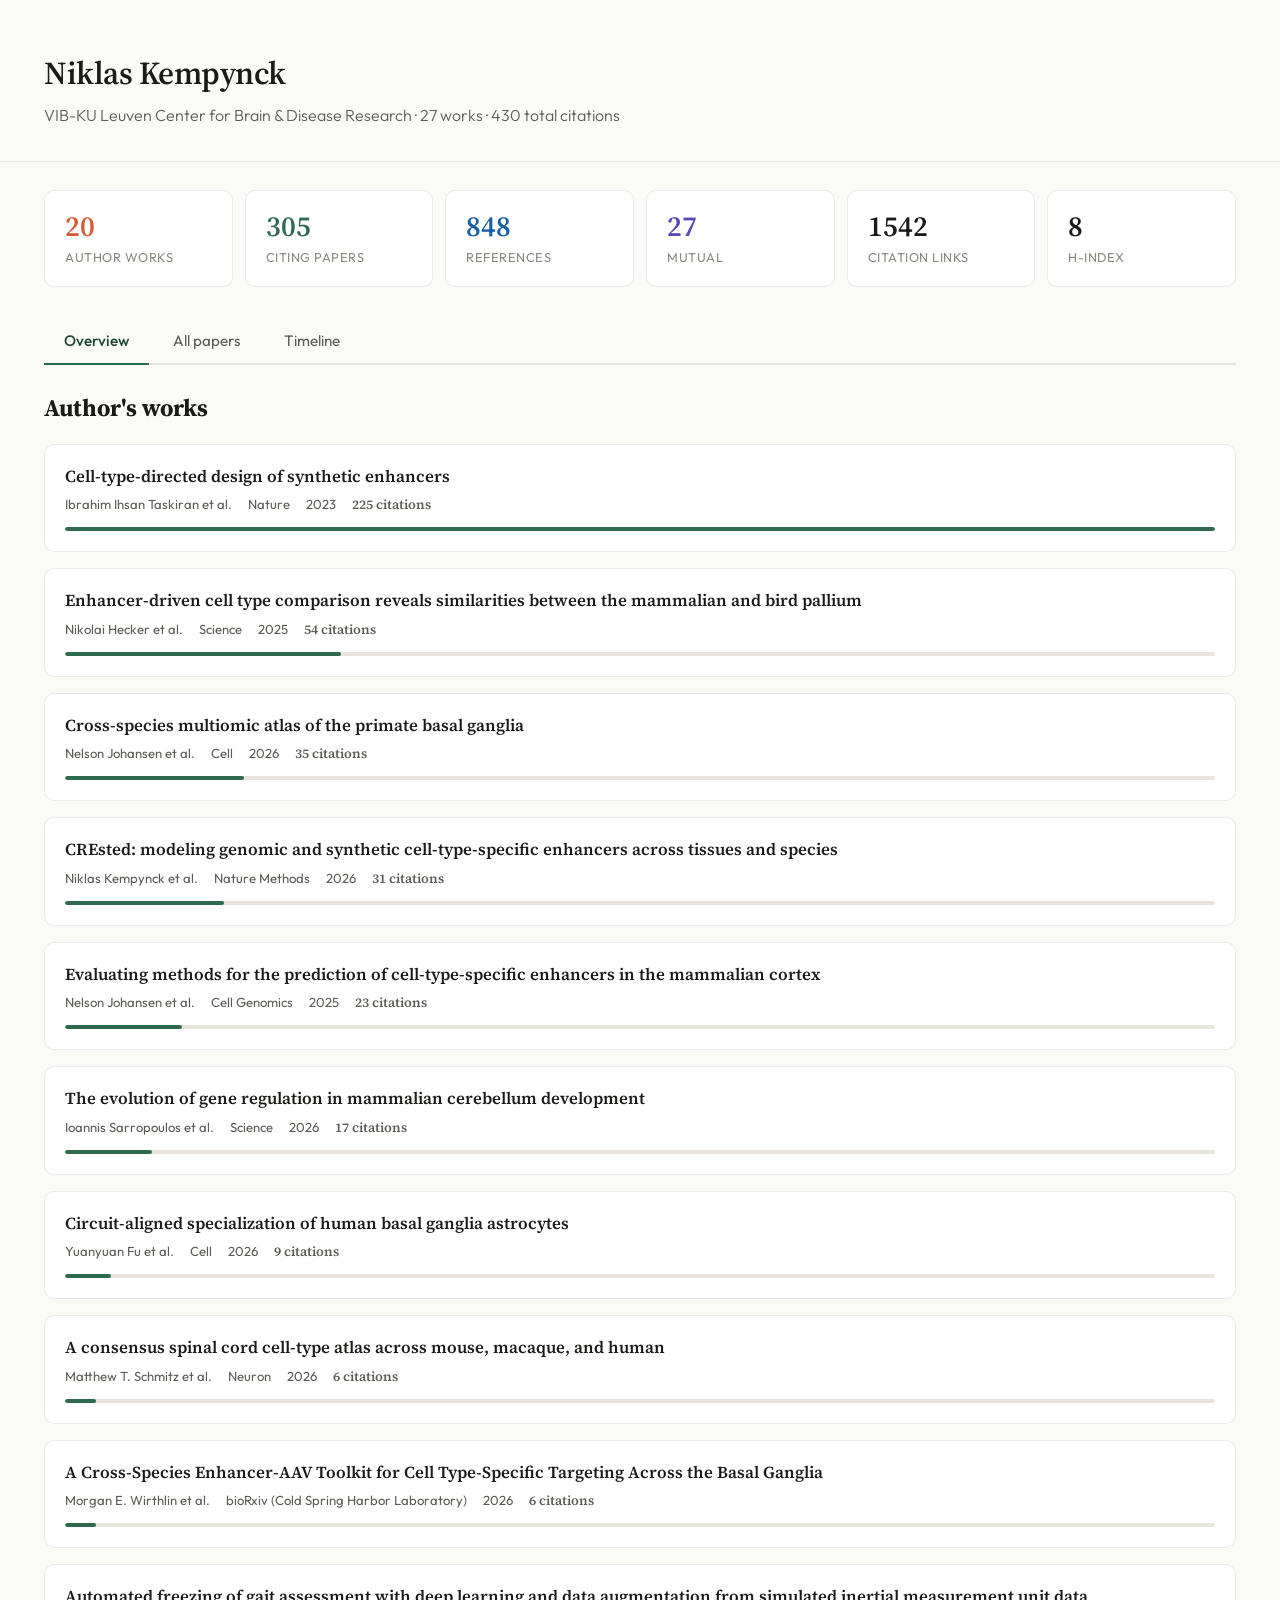
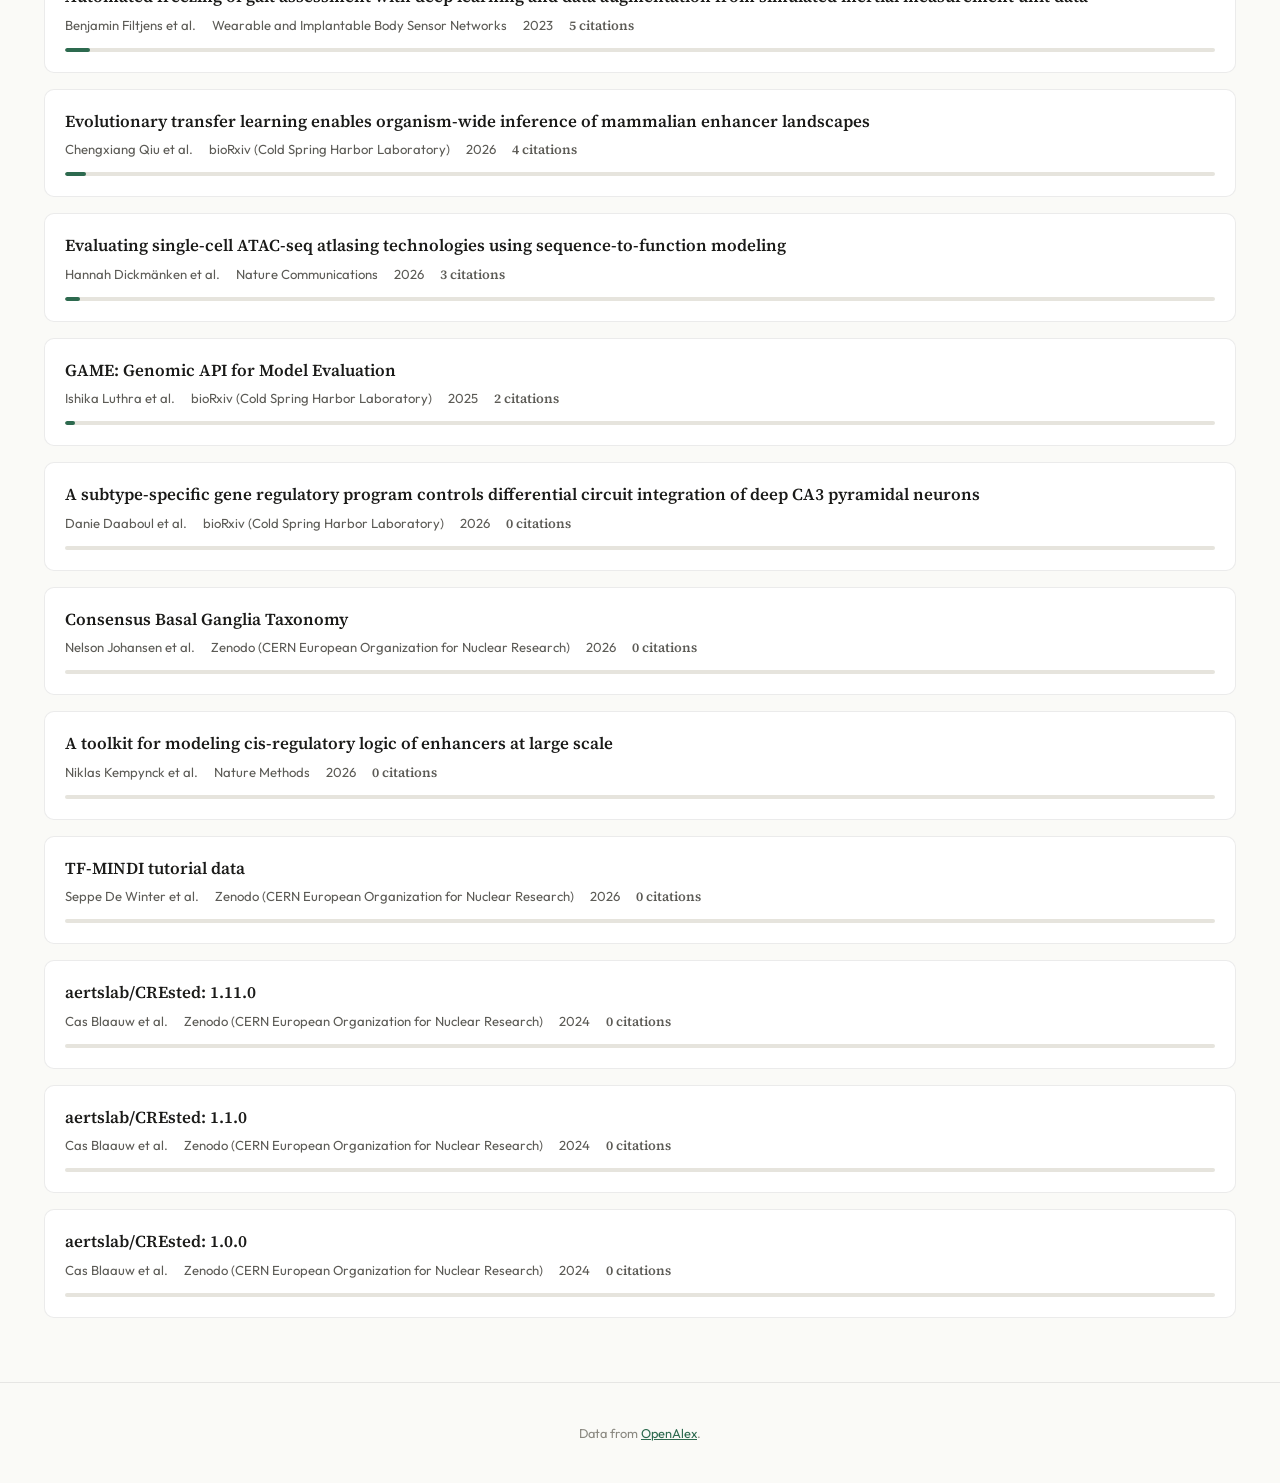
<file: portal.html>
<!DOCTYPE html>
<html lang="en">
<head>
<meta charset="UTF-8">
<meta name="viewport" content="width=device-width, initial-scale=1.0">
<title>Citation Portal</title>
<script src="graph-utils.js"></script>
<link href="https://fonts.googleapis.com/css2?family=Source+Serif+4:opsz,wght@8..60,400;8..60,600&family=Outfit:wght@300;400;500;600&display=swap" rel="stylesheet">
<style>
:root {
  --bg: #fafaf7; --bg2: #f0efea; --bg3: #e6e4dd;
  --text: #1a1a18; --text2: #5c5b56; --text3: #8a8880;
  --accent: #2d6a4f; --accent-light: #d8f3dc; --accent-dark: #1b4332;
  --coral: #d85a30; --coral-light: #faece7;
  --blue: #185fa5; --blue-light: #e6f1fb;
  --purple: #534ab7; --purple-light: #eeedfe;
  --border: rgba(0,0,0,0.08);
  --radius: 10px;
  --serif: 'Source Serif 4', Georgia, serif;
  --sans: 'Outfit', system-ui, sans-serif;
}
* { margin: 0; padding: 0; box-sizing: border-box; }
body { font-family: var(--sans); background: var(--bg); color: var(--text); line-height: 1.6; }
.loading { display: flex; justify-content: center; align-items: center; height: 100vh; font-size: 18px; color: var(--text2); }
.app { display: none; }
header { padding: 48px 0 32px; border-bottom: 1px solid var(--border); }
.wrap { max-width: 1240px; margin: 0 auto; padding: 0 24px; }
header h1 { font-family: var(--serif); font-size: 2rem; font-weight: 600; letter-spacing: -0.5px; }
header p { color: var(--text2); margin-top: 4px; font-weight: 300; }
.stats-row { display: grid; grid-template-columns: repeat(auto-fit, minmax(160px, 1fr)); gap: 12px; margin: 28px 0; }
.stat { background: white; border: 1px solid var(--border); border-radius: var(--radius); padding: 18px 20px; }
.stat-value { font-family: var(--serif); font-size: 1.8rem; font-weight: 600; line-height: 1.2; }
.stat-label { font-size: 0.8rem; color: var(--text3); text-transform: uppercase; letter-spacing: 0.5px; margin-top: 4px; }
.stat.accent .stat-value { color: var(--accent); }
.stat.coral .stat-value { color: var(--coral); }
.stat.blue .stat-value { color: var(--blue); }
.stat.purple .stat-value { color: var(--purple); }
.tabs { display: flex; gap: 4px; margin: 32px 0 0; border-bottom: 2px solid var(--bg3); }
.tab { padding: 10px 20px; cursor: pointer; font-weight: 400; color: var(--text2); border-bottom: 2px solid transparent; margin-bottom: -2px; transition: all 0.15s; font-size: 0.95rem; }
.tab:hover { color: var(--text); }
.tab.active { color: var(--accent-dark); border-bottom-color: var(--accent); font-weight: 500; }
.panel { display: none; padding: 24px 0; }
.panel.active { display: block; }
.controls { display: flex; gap: 12px; flex-wrap: wrap; align-items: center; margin-bottom: 20px; }
.controls input, .controls select { font-family: var(--sans); padding: 8px 12px; border: 1px solid var(--bg3); border-radius: 6px; font-size: 0.9rem; background: white; }
.controls input { flex: 1; min-width: 200px; }
.controls select { min-width: 140px; }
.btn { font-family: var(--sans); padding: 8px 16px; border: 1px solid var(--bg3); border-radius: 6px; cursor: pointer; font-size: 0.85rem; background: white; color: var(--text); transition: all 0.15s; }
.btn:hover { background: var(--bg2); }
.btn.primary { background: var(--accent); color: white; border-color: var(--accent); }
.btn.primary:hover { background: var(--accent-dark); }
.table-scroll { overflow-x: auto; }
table { width: 100%; border-collapse: collapse; font-size: 0.88rem; min-width: 1150px; }
th { text-align: left; padding: 10px 12px; font-weight: 500; color: var(--text2); border-bottom: 2px solid var(--bg3); font-size: 0.78rem; text-transform: uppercase; letter-spacing: 0.4px; cursor: pointer; user-select: none; white-space: nowrap; }
th:hover { color: var(--text); }
th.sorted-asc::after { content: ' ▲'; font-size: 0.65rem; }
th.sorted-desc::after { content: ' ▼'; font-size: 0.65rem; }
td { padding: 10px 12px; border-bottom: 1px solid var(--border); vertical-align: top; }
tr:hover td { background: rgba(45,106,79,0.03); }
td a { color: var(--blue); text-decoration: none; }
td a:hover { text-decoration: underline; }
.pill { display: inline-block; padding: 2px 8px; border-radius: 4px; font-size: 0.75rem; font-weight: 500; }
.pill.author { background: var(--coral-light); color: var(--coral); }
.pill.citing { background: var(--accent-light); color: var(--accent-dark); }
.pill.reference { background: var(--blue-light); color: var(--blue); }
.pill.mutual { background: #ede9fe; color: #6d28d9; }
.cite-count { font-family: var(--serif); font-weight: 600; }
.related-list { display: flex; flex-direction: column; gap: 4px; max-width: 320px; }
.related-item { font-size: 0.8rem; line-height: 1.35; }
.related-meta { color: var(--text3); font-size: 0.74rem; }
.author-works { display: grid; gap: 16px; }
.work-card { background: white; border: 1px solid var(--border); border-radius: var(--radius); padding: 20px; transition: box-shadow 0.15s; }
.work-card:hover { box-shadow: 0 2px 12px rgba(0,0,0,0.06); }
.work-card h3 { font-family: var(--serif); font-size: 1.05rem; font-weight: 600; margin-bottom: 6px; line-height: 1.4; }
.work-card h3 a { color: var(--text); text-decoration: none; }
.work-card h3 a:hover { color: var(--accent); }
.work-meta { font-size: 0.82rem; color: var(--text2); display: flex; gap: 16px; flex-wrap: wrap; }
.work-meta span { white-space: nowrap; }
.cite-bar { height: 4px; background: var(--bg3); border-radius: 2px; margin-top: 12px; overflow: hidden; }
.cite-bar-fill { height: 100%; background: var(--accent); border-radius: 2px; transition: width 0.4s ease; }
.year-chart { display: flex; align-items: flex-end; gap: 3px; height: 120px; margin: 20px 0; padding-bottom: 24px; position: relative; }
.year-bar-wrap { flex: 1; display: flex; flex-direction: column; align-items: center; position: relative; height: 100%; justify-content: flex-end; }
.year-bar { width: 100%; max-width: 40px; background: var(--accent); border-radius: 3px 3px 0 0; transition: height 0.4s ease; min-height: 2px; }
.year-bar:hover { opacity: 0.8; }
.year-label { font-size: 0.7rem; color: var(--text3); position: absolute; bottom: -20px; }
.year-count { font-size: 0.7rem; color: var(--text2); margin-bottom: 4px; }
.no-results { padding: 40px; text-align: center; color: var(--text3); }
footer { padding: 40px 0; text-align: center; color: var(--text3); font-size: 0.8rem; border-top: 1px solid var(--border); margin-top: 40px; }
</style>
</head>
<body>
<div class="loading" id="loading">Loading citation data...</div>
<div class="app" id="app">
<header>
  <div class="wrap">
    <h1 id="authorName"></h1>
    <p id="authorMeta"></p>
  </div>
</header>
<div class="wrap">
  <div class="stats-row" id="statsRow"></div>
  <div class="tabs">
    <div class="tab active" data-tab="overview">Overview</div>
    <div class="tab" data-tab="all">All papers</div>
    <div class="tab" data-tab="timeline">Timeline</div>
  </div>

  <div class="panel active" id="panel-overview">
    <h2 style="font-family:var(--serif);margin-bottom:16px">Author's works</h2>
    <div class="author-works" id="authorWorks"></div>
  </div>

  <div class="panel" id="panel-all">
    <div class="controls">
      <input type="text" id="searchInput" placeholder="Search titles, authors, venues...">
      <select id="typeFilter">
        <option value="">All types</option>
        <option value="author">Author's works</option>
        <option value="citing">Citing papers</option>
        <option value="reference">References</option>
        <option value="mutual">Mutual (both)</option>
      </select>
      <select id="yearFilter">
        <option value="">All years</option>
      </select>
      <select id="minCiteFilter">
        <option value="0">Any citations</option>
        <option value="5">5+ citations</option>
        <option value="10">10+ citations</option>
        <option value="25">25+ citations</option>
        <option value="50">50+ citations</option>
        <option value="100">100+ citations</option>
      </select>
      <button class="btn" onclick="window.open('network.html')">Network graph</button>
      <button class="btn primary" onclick="exportCSV()">Export CSV</button>
    </div>
    <div id="tableContainer"></div>
  </div>

  <div class="panel" id="panel-timeline">
    <h2 style="font-family:var(--serif);margin-bottom:8px">Citations by year</h2>
    <p style="color:var(--text2);margin-bottom:16px;font-size:0.9rem">Citing papers grouped by publication year</p>
    <div class="year-chart" id="yearChart"></div>
    <h2 style="font-family:var(--serif);margin:32px 0 8px">Top venues</h2>
    <p style="color:var(--text2);margin-bottom:16px;font-size:0.9rem">Most common journals and venues among citing papers</p>
    <div id="venueList"></div>
  </div>
</div>
<footer>
  <div class="wrap">
    Data from <a href="https://openalex.org" target="_blank" style="color:var(--accent)">OpenAlex</a>.
  </div>
</footer>
</div>
<script>
let DATA = null;
let sortCol = 'date';
let sortDir = 'desc';
let NODE_MAP = new Map();
let OUT_MAP = new Map();
let IN_MAP = new Map();

// localStorage first (set by index.html after a fetch), else citation_data.json
loadCitationData(
  d => { DATA = dedupeData(d).data; init(); },
  msg => { document.getElementById('loading').textContent = msg; }
);

function initMaps() {
  NODE_MAP = new Map(DATA.nodes.map(n => [n.id, n]));
  OUT_MAP = new Map();
  IN_MAP = new Map();
  DATA.edges.forEach(e => {
    if (!OUT_MAP.has(e.from)) OUT_MAP.set(e.from, []);
    if (!IN_MAP.has(e.to)) IN_MAP.set(e.to, []);
    OUT_MAP.get(e.from).push(e.to);
    IN_MAP.get(e.to).push(e.from);
  });
}

function init() {
  initMaps();
  document.getElementById('loading').style.display = 'none';
  document.getElementById('app').style.display = 'block';
  const a = DATA.author;
  document.getElementById('authorName').textContent = a.name;
  document.getElementById('authorMeta').textContent = [a.institution, a.works_count + ' works', a.total_citations + ' total citations'].filter(Boolean).join(' · ');
  const authorNodes = DATA.nodes.filter(n => n.type === 'author');
  const citingNodes = DATA.nodes.filter(n => n.type === 'citing');
  const refNodes    = DATA.nodes.filter(n => n.type === 'reference');
  const mutualNodes = DATA.nodes.filter(n => n.type === 'mutual');
  document.getElementById('statsRow').innerHTML = [
    stat(authorNodes.length, 'Author works', 'coral'),
    stat(citingNodes.length, 'Citing papers', 'accent'),
    stat(refNodes.length, 'References', 'blue'),
    stat(mutualNodes.length, 'Mutual', 'purple'),
    stat(DATA.edges.length, 'Citation links', ''),
    stat(a.h_index || '—', 'H-index', ''),
  ].join('');
  renderAuthorWorks(authorNodes);
  populateYears();
  renderTable();
  renderTimeline(citingNodes);
  renderVenues(citingNodes);
  document.querySelectorAll('.tab').forEach(t => t.addEventListener('click', () => {
    document.querySelectorAll('.tab').forEach(x => x.classList.remove('active'));
    document.querySelectorAll('.panel').forEach(x => x.classList.remove('active'));
    t.classList.add('active');
    document.getElementById('panel-' + t.dataset.tab).classList.add('active');
  }));
  document.getElementById('searchInput').addEventListener('input', renderTable);
  document.getElementById('typeFilter').addEventListener('change', renderTable);
  document.getElementById('yearFilter').addEventListener('change', renderTable);
  document.getElementById('minCiteFilter').addEventListener('change', renderTable);
}

function stat(val, label, cls) {
  return '<div class="stat ' + cls + '"><div class="stat-value">' + val + '</div><div class="stat-label">' + label + '</div></div>';
}

function renderAuthorWorks(works) {
  const maxCites = Math.max(...works.map(w => w.cited_by_count || 0), 1);
  const sorted = [...works].sort((a, b) => (b.cited_by_count || 0) - (a.cited_by_count || 0));
  document.getElementById('authorWorks').innerHTML = sorted.map(w =>
    '<div class="work-card">' +
      '<h3><a href="' + escapeHtml(safeHref(w.doi || w.url)) + '" target="_blank">' + titleHtml(w.title || 'Untitled') + '</a></h3>' +
      '<div class="work-meta">' +
        '<span>' + escapeHtml(w.authors || '—') + '</span>' +
        '<span>' + escapeHtml(w.venue || '') + '</span>' +
        '<span>' + (w.year || '—') + '</span>' +
        '<span class="cite-count">' + (w.cited_by_count || 0) + ' citations</span>' +
      '</div>' +
      '<div class="cite-bar"><div class="cite-bar-fill" style="width:' + (((w.cited_by_count || 0)/maxCites)*100).toFixed(1) + '%"></div></div>' +
    '</div>'
  ).join('');
}

function populateYears() {
  const years = [...new Set(DATA.nodes.map(n => n.year).filter(Boolean))].sort((a,b) => b - a);
  const sel = document.getElementById('yearFilter');
  years.forEach(y => { const o = document.createElement('option'); o.value = y; o.textContent = y; sel.appendChild(o); });
}

function getFiltered() {
  const q = document.getElementById('searchInput').value.toLowerCase();
  const type = document.getElementById('typeFilter').value;
  const year = document.getElementById('yearFilter').value;
  const minCite = parseInt(document.getElementById('minCiteFilter').value) || 0;
  return DATA.nodes.filter(n => {
    if (type && n.type !== type) return false;
    if (year && n.year != year) return false;
    if ((n.cited_by_count || 0) < minCite) return false;
    if (q) {
      const related = getRelatedNodes(n).map(x => plainTitle(x.title)).join(' ');
      const haystack = [plainTitle(n.title), n.authors, n.venue, related].filter(Boolean).join(' ').toLowerCase();
      if (!haystack.includes(q)) return false;
    }
    return true;
  });
}

function getRelatedNodes(node) {
  const out = (OUT_MAP.get(node.id) || []).map(id => NODE_MAP.get(id)).filter(Boolean);
  const inc = (IN_MAP.get(node.id) || []).map(id => NODE_MAP.get(id)).filter(Boolean);
  const combined = [...out, ...inc];
  const seen = new Set();
  return combined.filter(n => {
    if (!n || seen.has(n.id)) return false;
    seen.add(n.id);
    return true;
  });
}

function renderRelatedCell(node) {
  const refs = (OUT_MAP.get(node.id) || []).map(id => NODE_MAP.get(id)).filter(Boolean);
  const citedBy = (IN_MAP.get(node.id) || []).map(id => NODE_MAP.get(id)).filter(Boolean);
  let primary = refs;
  let label = refs.length ? 'References' : 'Cited by';
  if (!refs.length && citedBy.length) primary = citedBy;
  if (!primary.length) return '<span style="color:var(--text3)">—</span>';
  const shown = [...primary].sort((a,b) => (b.cited_by_count || 0) - (a.cited_by_count || 0)).slice(0, 3);
  const extra = primary.length - shown.length;
  return '<div class="related-list">' +
    '<div class="related-meta">' + label + '</div>' +
    shown.map(n => '<div class="related-item"><a href="' + escapeHtml(safeHref(n.doi || n.url)) + '" target="_blank">' + titleHtml(n.title || 'Untitled') + '</a></div>').join('') +
    (extra > 0 ? '<div class="related-meta">+' + extra + ' more</div>' : '') +
  '</div>';
}

function renderTable() {
  let rows = getFiltered();
  rows.sort((a, b) => {
    let av = a[sortCol], bv = b[sortCol];
    if (sortCol === 'related_count') {
      av = ((OUT_MAP.get(a.id) || []).length + (IN_MAP.get(a.id) || []).length);
      bv = ((OUT_MAP.get(b.id) || []).length + (IN_MAP.get(b.id) || []).length);
    }
    if (av == null) av = sortCol === 'date' ? '' : 0;
    if (bv == null) bv = sortCol === 'date' ? '' : 0;
    if (typeof av === 'string') return sortDir === 'asc' ? String(av).localeCompare(String(bv)) : String(bv).localeCompare(String(av));
    return sortDir === 'asc' ? av - bv : bv - av;
  });

  if (rows.length === 0) {
    document.getElementById('tableContainer').innerHTML = '<div class="no-results">No papers match your filters.</div>';
    return;
  }

  const cols = [
    { key: 'title', label: 'Title' },
    { key: 'authors', label: 'Authors' },
    { key: 'date', label: 'Date' },
    { key: 'cited_by_count', label: 'Citations' },
    { key: 'venue', label: 'Venue' },
    { key: 'related_count', label: 'Referenced paper(s)' },
    { key: 'type', label: 'Type' },
  ];

  let html = '<div class="table-scroll"><table><thead><tr>';
  cols.forEach(c => {
    const cls = sortCol === c.key ? (sortDir === 'asc' ? 'sorted-asc' : 'sorted-desc') : '';
    html += '<th class="' + cls + '" data-col="' + c.key + '">' + c.label + '</th>';
  });
  html += '</tr></thead><tbody>';

  rows.forEach(n => {
    const link = escapeHtml(safeHref(n.doi || n.url));
    html += '<tr>';
    html += '<td><a href="' + link + '" target="_blank">' + titleHtml(n.title || '—') + '</a></td>';
    html += '<td style="color:var(--text2);font-size:0.82rem">' + escapeHtml(n.authors || '—') + '</td>';
    html += '<td style="font-size:0.82rem;white-space:nowrap">' + escapeHtml(n.date || '—') + '</td>';
    html += '<td><span class="cite-count">' + (n.cited_by_count || 0) + '</span></td>';
    html += '<td style="font-size:0.82rem">' + escapeHtml(n.venue || '—') + '</td>';
    html += '<td>' + renderRelatedCell(n) + '</td>';
    html += '<td><span class="pill ' + escapeHtml(n.type) + '">' + escapeHtml(n.type) + '</span></td>';
    html += '</tr>';
  });
  html += '</tbody></table></div>';
  html += '<p style="margin-top:12px;font-size:0.8rem;color:var(--text3)">' + rows.length + ' papers</p>';
  document.getElementById('tableContainer').innerHTML = html;

  document.querySelectorAll('#tableContainer th').forEach(th => {
    th.addEventListener('click', () => {
      const col = th.dataset.col;
      if (sortCol === col) sortDir = sortDir === 'asc' ? 'desc' : 'asc';
      else { sortCol = col; sortDir = (col === 'title' || col === 'authors' || col === 'venue') ? 'asc' : 'desc'; }
      renderTable();
    });
  });
}

function renderTimeline(citing) {
  const yearMap = {};
  citing.forEach(n => { if (n.year) yearMap[n.year] = (yearMap[n.year] || 0) + 1; });
  const years = Object.keys(yearMap).sort();
  const maxCount = Math.max(...Object.values(yearMap), 1);
  document.getElementById('yearChart').innerHTML = years.map(y =>
    '<div class="year-bar-wrap">' +
      '<div class="year-count">' + yearMap[y] + '</div>' +
      '<div class="year-bar" style="height:' + (yearMap[y]/maxCount*100).toFixed(1) + '%" title="' + y + ': ' + yearMap[y] + ' papers"></div>' +
      '<div class="year-label">' + y + '</div>' +
    '</div>'
  ).join('');
}

function renderVenues(citing) {
  const venueMap = {};
  citing.forEach(n => { if (n.venue) venueMap[n.venue] = (venueMap[n.venue] || 0) + 1; });
  const sorted = Object.entries(venueMap).sort((a,b) => b[1] - a[1]).slice(0, 15);
  const max = sorted[0] ? sorted[0][1] : 1;
  document.getElementById('venueList').innerHTML = sorted.map(function(item) {
    var v = item[0], c = item[1];
    return '<div style="display:flex;align-items:center;gap:12px;margin-bottom:8px">' +
      '<div style="width:40px;text-align:right;font-family:var(--serif);font-weight:600;color:var(--accent)">' + c + '</div>' +
      '<div style="flex:1">' +
        '<div style="font-size:0.88rem">' + escapeHtml(v) + '</div>' +
        '<div style="height:3px;background:var(--bg3);border-radius:2px;margin-top:4px">' +
          '<div style="height:100%;width:' + (c/max*100).toFixed(1) + '%;background:var(--accent);border-radius:2px"></div>' +
        '</div>' +
      '</div>' +
    '</div>';
  }).join('');
}

function exportCSV() {
  const rows = getFiltered();
  const header = 'title,authors,year,date,citations,venue,related_papers,doi,url,type\n';
  const csv = header + rows.map(n => {
    const related = getRelatedNodes(n).map(x => plainTitle(x.title)).filter(Boolean).slice(0,5).join(' | ');
    return [plainTitle(n.title), n.authors, n.year, n.date, n.cited_by_count, n.venue, related, n.doi, n.url, n.type]
      .map(v => '"' + String(v || '').replace(/"/g, '""') + '"')
      .join(',');
  }).join('\n');
  const blob = new Blob([csv], { type: 'text/csv' });
  const a = document.createElement('a');
  a.href = URL.createObjectURL(blob);
  a.download = 'citations_export.csv';
  a.click();
}
</script>
</body>
</html>
</file>
